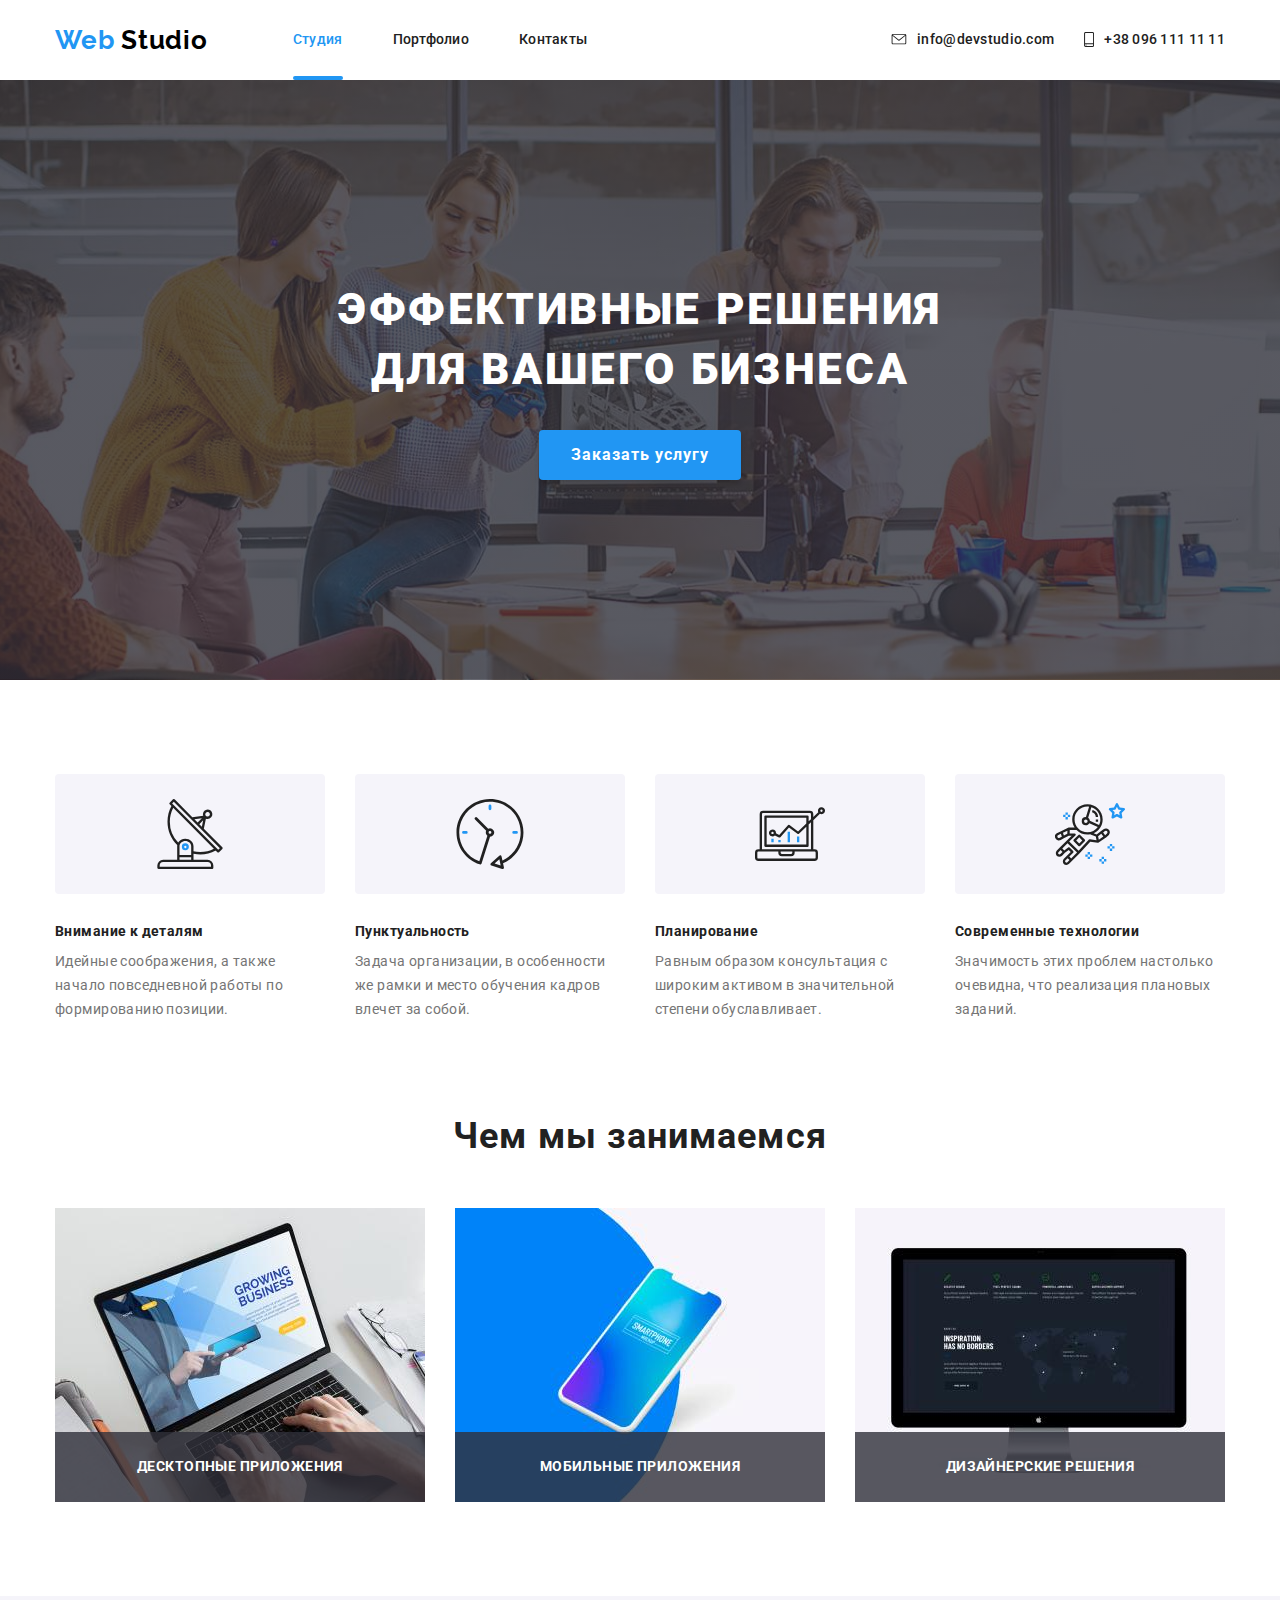
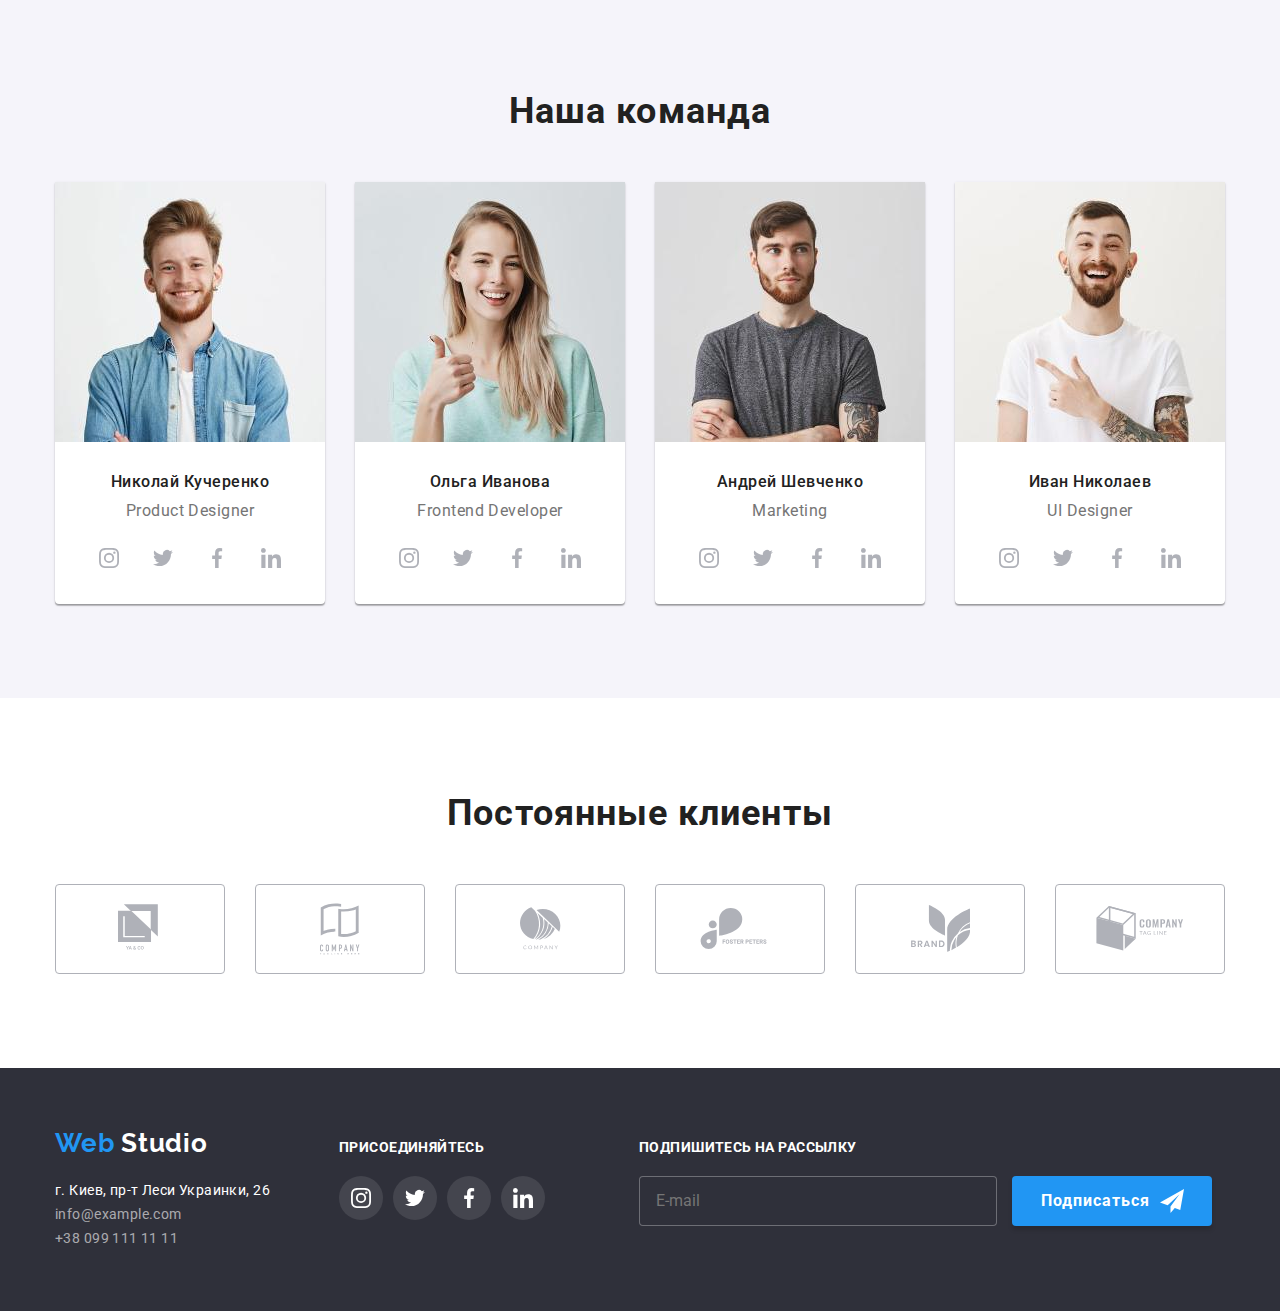
<file: index.html>
<!DOCTYPE html>
<html lang="ru">

  <head>
      <meta charset="UTF-8" />
      <meta name="viewport" content="width=device-width, initial-scale=1.0" />
      <title>Веб Студия</title>
      <link href="https://fonts.googleapis.com/css2?family=Roboto:wght@400;500;700;900&display=swap" rel="stylesheet">
      <link rel="stylesheet" href="./css/normalize.css">
      <link rel="stylesheet" href="./css/styles.css">
 </head>

    <body>
    <!-- шапка сайта -->
       <header class="header">
        <div class="container">
          <nav class="navigation">
            <a class="logo-link link" href="./index.html">Web <span class="studio-black">Studio</span></a>
            <ul class="novigation-list list">
              <li class="novigation-list-item"><a class="novigation-list-link active link" href="./index.html">Студия</a></li>
              <li class="novigation-list-item"><a class="novigation-list-link link" href="./portfolio.html">Портфолио</a></li>
              <li class="novigation-list-item"><a class="novigation-list-link link" href="">Контакты</a></li>
            </ul>
          </nav>
          
          <address class="header-address">
            <ul class="header-address-list list">
              <li class="header-address-list-item"><a class="header-address-list-link link"
                  href="mailto:info@devstudio.com">
                  <svg class="header-address-list-link-svg">
                    <use href="./images/sprite.svg#mail">
                    </use>
                  </svg>
                  info@devstudio.com</a></li>
              <li class="header-address-list-item"><a class="header-address-list-link link" href="tel:+380961111111">
                <svg class="header-address-list-link-svg tel">
                  <use href="./images/sprite.svg#tel">
                  </use>
                </svg>
                +38 096 111 11 11</a></li>
            </ul>
          </address>
        </div>
      
      </header>
    <main>
      <!-- секция герой -->
        <section class="hero section">
          <h1 class="hero-title">Эффективные решения <br>для вашего бизнеса</h1>
          <button data-modal-open class="hero-btn btn">Заказать услугу</button>
        </section>
      <!-- о нас -->
        <section class="about-us section">
          <div class="container">
            <h2 class="title" hidden>о нас</h2>
            
            <ul class="about-us-list list">
              <li class="about-us-list-item">
                <div class="about-us-list-item-blok">
                  <svg class="about-us-list-item-svg">
                    <use href="./images/sprite.svg#antenna">
                    </use>
                  </svg>
                </div>
                <h3 class="about-us-title">Внимание к деталям</h3>
                <p class="about-us-text">Идейные соображения, а также начало повседневной работы по формированию позиции.</p>
              </li>
            
              <li class="about-us-list-item">
                <div class="about-us-list-item-blok">
                  <svg class="about-us-list-item-svg">
                    <use href="./images/sprite.svg#clock">
                    </use>
                  </svg>
                </div>
                <h3 class="about-us-title">Пунктуальность</h3>
                <p class="about-us-text">Задача организации, в особенности же рамки и место обучения кадров влечет за собой.</p>
              </li>
            
              <li class="about-us-list-item">
                <div class="about-us-list-item-blok">
                  <svg class="about-us-list-item-svg">
                    <use href="./images/sprite.svg#diagram">
                    </use>
                  </svg>
                </div>
                <h3 class="about-us-title">Планирование</h3>
                <p class="about-us-text">Равным образом консультация с широким активом в значительной степени обуславливает.</p>
              </li>
            
              <li class="about-us-list-item">
                <div class="about-us-list-item-blok">
                  <svg class="about-us-list-item-svg">
                    <use href="./images/sprite.svg#astronaut">
                    </use>
                  </svg>
                </div>
                <h3 class="about-us-title">Современные технологии</h3>
                <p class="about-us-text">Значимость этих проблем настолько очевидна, что реализация плановых заданий.</p>
              </li>
            </ul>
          </div>
        </section>
      <!-- чем мы занимаемся -->
        <section class="our-work section">
          <div class="container">
            <h2 class="our-work-title title">Чем мы занимаемся</h2>
            <ul class="our-work-list list">
              <li class="our-work-list-item"><img src="./images/notebook.jpg" alt="человек работает на ноутбуке" width="370" height="294">
                <p class="our-work-text">Десктопные приложения</p>
              </li>
              <li class="our-work-list-item"><img src="./images/smartfon.jpg" alt="смартфон" width="370" height="294">
                <p class="our-work-text">Мобильные приложения</p>
              </li>
              <li class="our-work-list-item"><img src="./images/monitor.jpg" alt="монитор" width="370" height="294">
                <p class="our-work-text">Дизайнерские решения</p>
              </li>
            </ul>
            </div>
            </section>

                <!-- Наша команда -->
      <section class="team section team-section">
        <div class="container">
          <h2 class="team-title title">Наша команда</h2>
          <ul class="team-list list">
            <li class="team-list-item"><img class="img" src="./images/team-1.jpg" alt="Улыбающийся мужчина" width="270" height="260">
              <h3 class="team-title-item">Николай Кучеренко</h3>
              <p class="team-text">Product Designer</p>
              <ul class="social-list-link">
                <li class="social-list-item">
                  <a class="social-list-item-link link" href="" aria-label="иконка инстаграма">
                  <svg class="social-list-item-svg">
                    <use href="./images/sprite.svg#instagram">
                    </use>
                  </svg>
                  </a>
                </li>
                <li class="social-list-item">
                  <a class="social-list-item-link link" href="" aria-label="иконка твитера">
                  <svg class="social-list-item-svg">
                    <use href="./images/sprite.svg#twitter">
                    </use>
                  </svg>
                  </a>
                </li>
                <li class="social-list-item">
                  <a class="social-list-item-link link" href="" aria-label="иконка фейсбука">
                  <svg class="social-list-item-svg">
                    <use href="./images/sprite.svg#facebook">
                    </use>
                  </svg>
                  </a>
                </li>
                <li class="social-list-item">
                  <a class="social-list-item-link link" href="" aria-label="иконка ликедина">
                  <svg class="social-list-item-svg">
                    <use href="./images/sprite.svg#linkedin">
                    </use>
                  </svg>
                  </a>
                </li>
              </ul>
            </li>
          
            <li class="team-list-item"><img class="img" src="./images/team-2.jpg" alt="Улыбающаяся девушка" width="270" height="260">
              <h3 class="team-title-item">Ольга Иванова</h3>
              <p class="team-text">Frontend Developer</p>
              <ul class="social-list-link">
                <li class="social-list-item">
                  <a class="social-list-item-link link" href="" aria-label="иконка инстаграма">
                    <svg class="social-list-item-svg">
                      <use href="./images/sprite.svg#instagram">
                      </use>
                    </svg>
                  </a>
                </li>
                <li class="social-list-item">
                  <a class="social-list-item-link link" href="" aria-label="иконка твитера">
                    <svg class="social-list-item-svg">
                      <use href="./images/sprite.svg#twitter">
                      </use>
                    </svg>
                  </a>
                </li>
                <li class="social-list-item">
                  <a class="social-list-item-link link" href="" aria-label="иконка фейсбука">
                    <svg class="social-list-item-svg">
                      <use href="./images/sprite.svg#facebook">
                      </use>
                    </svg>
                  </a>
                </li>
                <li class="social-list-item">
                  <a class="social-list-item-link link" href="" aria-label="иконка ликедина">
                    <svg class="social-list-item-svg">
                      <use href="./images/sprite.svg#linkedin">
                      </use>
                    </svg>
                  </a>
                </li>
              </ul>
            </li>
          
            <li class="team-list-item"><img class="img" src="./images/team-3.jpg" alt="Парень с хитрым взглядом" width="270" height="260">
              <h3 class="team-title-item">Андрей Шевченко</h3>
              <p class="team-text">Marketing</p>
              <ul class="social-list-link">
                <li class="social-list-item">
                  <a class="social-list-item-link link" href="" aria-label="иконка инстаграма">
                    <svg class="social-list-item-svg">
                      <use href="./images/sprite.svg#instagram">
                      </use>
                    </svg>
                  </a>
                </li>
                <li class="social-list-item">
                  <a class="social-list-item-link link" href="" aria-label="иконка твитера">
                    <svg class="social-list-item-svg">
                      <use href="./images/sprite.svg#twitter">
                      </use>
                    </svg>
                  </a>
                </li>
                <li class="social-list-item">
                  <a class="social-list-item-link link" href="" aria-label="иконка фейсбука">
                    <svg class="social-list-item-svg">
                      <use href="./images/sprite.svg#facebook">
                      </use>
                    </svg>
                  </a>
                </li>
                <li class="social-list-item">
                  <a class="social-list-item-link link" href="" aria-label="иконка ликедина">
                    <svg class="social-list-item-svg">
                      <use href="./images/sprite.svg#linkedin">
                      </use>
                    </svg>
                  </a>
                </li>
              </ul>
            </li>
          
            <li class="team-list-item"><img class="img" src="./images/team-4.jpg" alt="смеющийся парень" width="270" height="260">
              <h3 class="team-title-item">Иван Николаев</h3>
              <p class="team-text">UI Designer</p>
              <ul class="social-list-link">
                <li class="social-list-item">
                  <a class="social-list-item-link link" href="" aria-label="иконка инстаграма">
                    <svg class="social-list-item-svg">
                      <use href="./images/sprite.svg#instagram">
                      </use>
                    </svg>
                  </a>
                </li>
                <li class="social-list-item">
                  <a class="social-list-item-link link" href="" aria-label="иконка твитера">
                    <svg class="social-list-item-svg">
                      <use href="./images/sprite.svg#twitter">
                      </use>
                    </svg>
                  </a>
                </li>
                <li class="social-list-item">
                  <a class="social-list-item-link link" href="" aria-label="иконка фейсбука">
                    <svg class="social-list-item-svg">
                      <use href="./images/sprite.svg#facebook">
                      </use>
                    </svg>
                  </a>
                </li>
                <li class="social-list-item">
                  <a class="social-list-item-link link" href="" aria-label="иконка ликедина">
                    <svg class="social-list-item-svg">
                      <use href="./images/sprite.svg#linkedin">
                      </use>
                    </svg>
                  </a>
                </li>
              </ul>
            </li>
          
          </ul>
        </div>
      </section>
      <!-- Постоянные клиенты -->
      <section class="section-clients section">
        <div class="container">
          <h2 class="clients-title title">Постоянные клиенты</h2>
          <ul class="clients-list list">
            <li class="clients-list-item">
              <a class="clients-list-item-link link" href="" aria-label="ссылка на клиент 1">
                <svg class="clients-list-item-svg" width="44" height="49">
                  <use href="./images/sprite.svg#logo-1">
                  </use>
                </svg>
              </a>
            </li>
            <li class="clients-list-item">
              <a class="clients-list-item-link link" href="" aria-label="ссылка на клиент 2">
                <svg class="clients-list-item-svg" width="40" height="52">
                  <use href="./images/sprite.svg#logo-2">
                  </use>
                </svg>
              </a>
            </li>
            <li class="clients-list-item">
              <a class="clients-list-item-link link" href="" aria-label="ссылка на клиент 3">
                <svg class="clients-list-item-svg" width="41" height="43">
                  <use href="./images/sprite.svg#logo-3">
                  </use>
                </svg>
              </a>
            </li>
            <li class="clients-list-item">
              <a class="clients-list-item-link link" href="" aria-label="ссылка на клиент 4">
                <svg class="clients-list-item-svg" width="80" height="42">
                  <use href="./images/sprite.svg#logo-4">
                  </use>
                </svg>
              </a>
            </li>
            <li class="clients-list-item">
              <a class="clients-list-item-link link" href="" aria-label="ссылка на клиент 5">
                <svg class="clients-list-item-svg" width="59" height="47">
                  <use href="./images/sprite.svg#logo-5">
                  </use>
                </svg>
              </a>
            </li>
            <li class="clients-list-item">
              <a class="clients-list-item-link link" href="" aria-label="ссылка на клиент 6">
                <svg class="clients-list-item-svg" width="88" height="45">
                  <use href="./images/sprite.svg#logo-6">
                  </use>
                </svg>
              </a>
            </li>
          </ul>
        </div>
      </section>

    </main>
    <!-- Подвал -->
    <footer class="footer">
      <div class="footer-container container">
        <div class="footer-block-address">
          <a class="logo-link link" href="./index.html">Web <span class="studio-white">Studio</span></a>
          <ul class="list">
            <li>
              <address class="footer-address address">
                г. Киев, пр-т Леси Украинки, 26
              </address>
            </li>
            <li>
              <address class="address">
                <a class="footer-address-list-link link" href="mailto:info@example.com">info@example.com</a>
              </address>
            </li>
            <li>
              <address class="address">
                <a class="footer-address-list-link link" href="tel:+380961111111">+38 099 111 11 11</a>
              </address>
            </li>
          </ul>
        </div>
        <div class="footer-block-join">
          <b class="footer-join">присоединяйтесь</b>
             <ul class="footer-social-list-link">
                <li class="social-list-item">
                  <a class="social-list-item-link link" href="" aria-label="иконка инстаграма">
                    <svg class="social-list-item-svg">
                      <use href="./images/sprite.svg#instagram">
                      </use>
                    </svg>
                  </a>
                </li>
                <li class="social-list-item">
                  <a class="social-list-item-link link" href="" aria-label="иконка твитера">
                    <svg class="social-list-item-svg">
                      <use href="./images/sprite.svg#twitter">
                      </use>
                    </svg>
                  </a>
                </li>
                <li class="social-list-item">
                  <a class="social-list-item-link link" href="" aria-label="иконка фейсбука">
                    <svg class="social-list-item-svg">
                      <use href="./images/sprite.svg#facebook">
                      </use>
                    </svg>
                  </a>
                </li>
                <li class="social-list-item">
                  <a class="social-list-item-link link" href="" aria-label="иконка ликедина">
                    <svg class="social-list-item-svg">
                      <use href="./images/sprite.svg#linkedin">
                      </use>
                    </svg>
                  </a>
                </li>
              </ul>
        </div>
        <!-- Форма -->
        <div class="footer-block-forma">
          <b class="footer-forma">Подпишитесь на рассылку
          </b>
          
          <form action="#" class="footer-forma-btn">
            <label for="email"></label>
              <input type="email" name="email" id="email" class="form-email" placeholder="E-mail"/>
              <button class="footer-btn btn"> Подписаться
                <svg class="footer-send">
                  <use href="./images/sprite.svg#icon-send">
                  </use>
                </svg>
              </button>
          </form>
      </div>
      </div>
    </footer>
    <!-- Модальное окно -->
    <div data-modal class="backdrop is-hidden">
      <form action="#" class="modal-form">
        <button data-modal-close class="madal-close-btn" type="button">
          <svg class="madal-close-btn-svg">
            <use href="./images/sprite.svg#close">
            </use>
          </svg>
        </button>
        <h2 class="title modal-form-title">Оставьте свои данные, мы вам перезвоним</h2>
        <div class="modal-form-input-wrapper">
          <input type="text" name="user-mame" id="user-modal-name" class="modal-form-input" placeholder=" " required>
          <label class="modal-form-label" for="user-modal-name">Имя</label>
          <svg class="modal-form-input-svg">
            <use href="./images/sprite.svg#person">
            </use>
          </svg>
        </div>
        <div class="modal-form-input-wrapper">
          <input type="tel" name="user-tel" id="user-modal-tel" class="modal-form-input" placeholder=" " required>
          <label class="modal-form-label" for="user-modal-tel">Телефон</label>
          <svg class="modal-form-input-svg">
            <use href="./images/sprite.svg#phone">
            </use>
          </svg>
        </div>
        <div class="modal-form-input-wrapper">
          <input type="email" name="user-email" id="user-modal-email" class="modal-form-input" placeholder=" " required>
          <label class="modal-form-label" for="user-modal-email">Почта</label>
          <svg class="modal-form-input-svg">
            <use href="./images/sprite.svg#email">
            </use>
          </svg>
        </div>
        <textarea name="user-message" class="modal-form-message" placeholder="Комментарий"></textarea>
        <label class="madal-form-option-label">
        <input class="modal-form-checkbox" type="checkbox" name="policy" value="accept-policy">
        <span class="modal-form-custom-checkbox">
          <svg class="modal-form-custom-checkbox-svg">
            <use href="./images/sprite.svg#check">
            </use>
          </svg>
        </span>
        <span class="modal-form-option-span">Соглашаюсь с рассылкой и принимаю <a class="modarn-form-policy-link" href="#">Условия договора</a></span>
        </label>
        <button type="submit" class="madal-btn btn">Отправить</button>
      </form>
    </div>
    <script src="./js/modal.js"></script>
  </body>
</html>
</file>
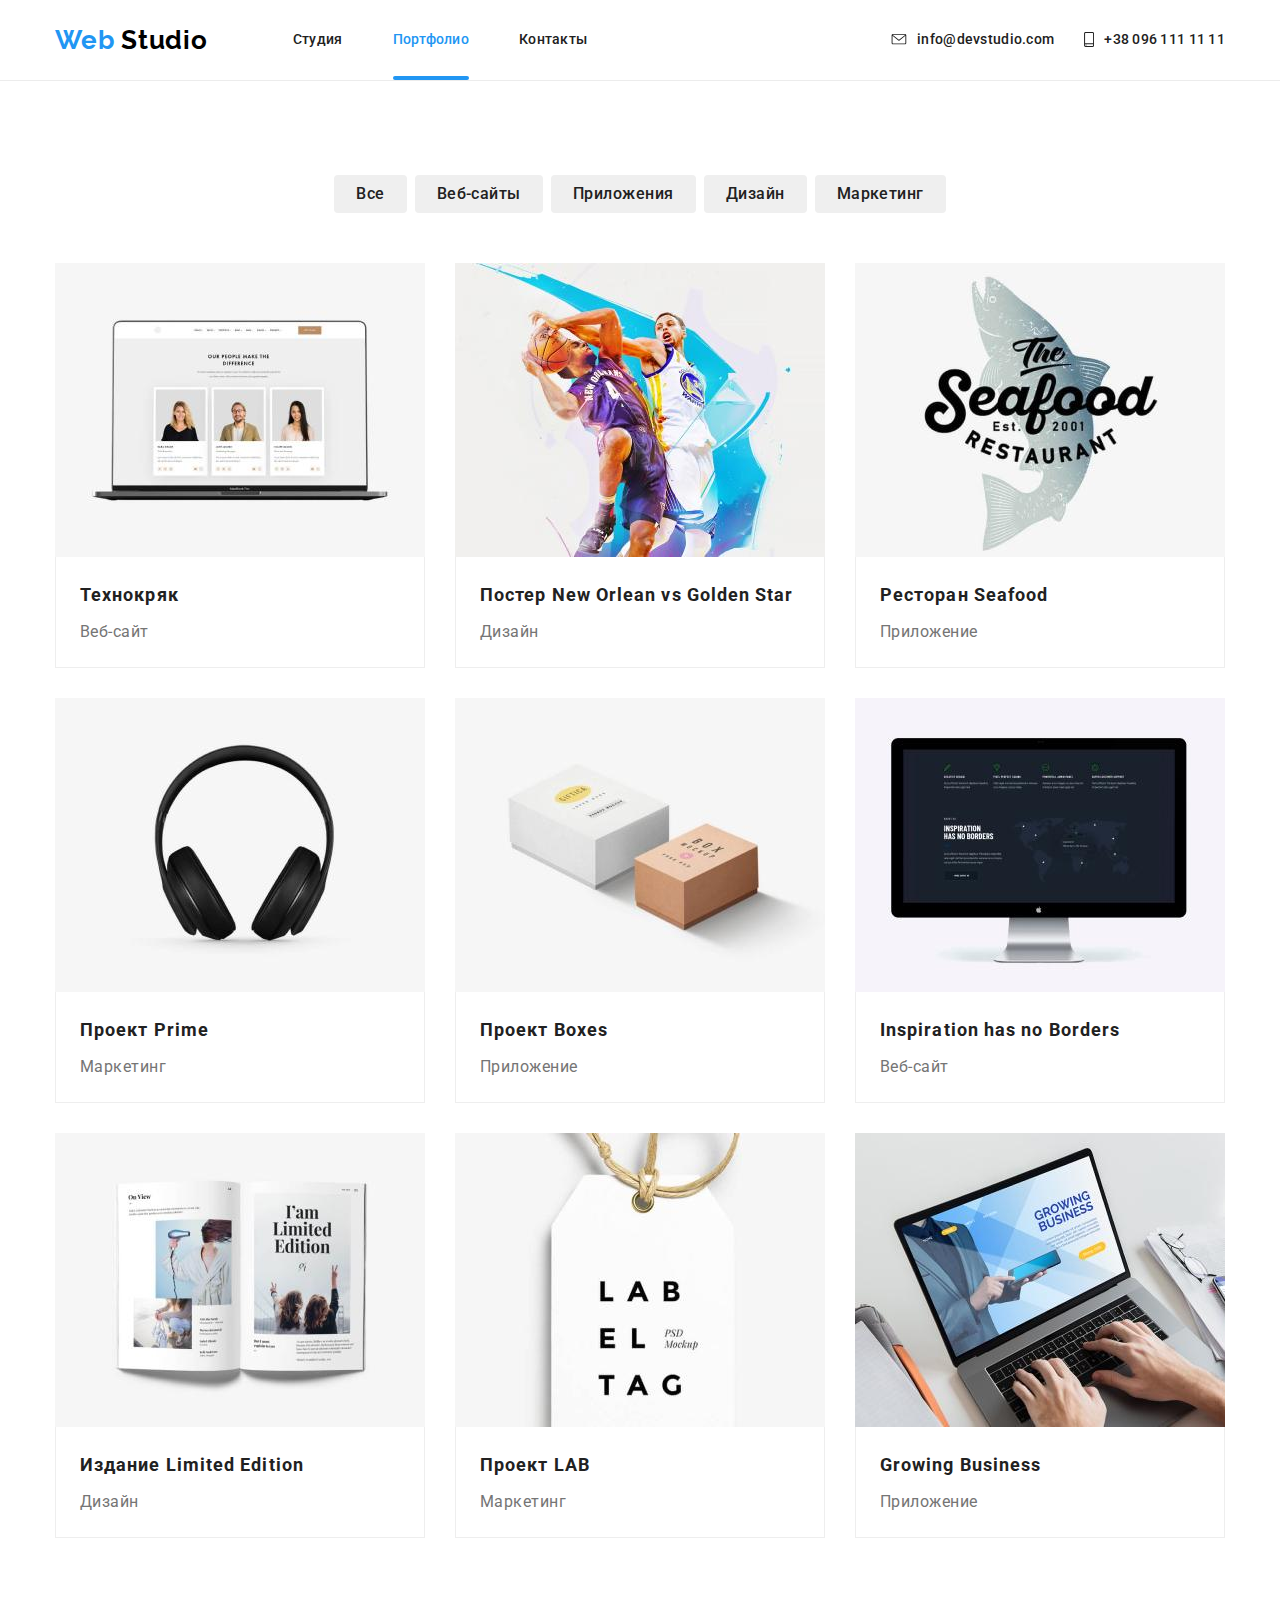
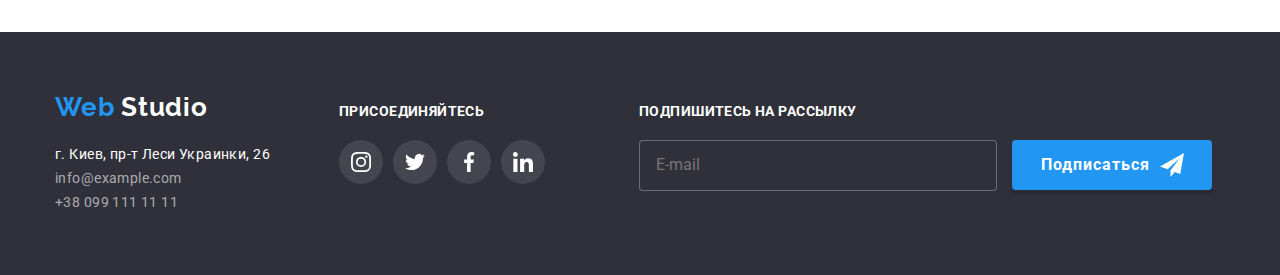
<file: portfolio.html>
<!DOCTYPE html>
<html lang="ru">
    <head>
        <meta charset="UTF-8">
        <meta name="viewport" content="width=device-width, initial-scale=1.0">
        <title>portfolio</title>
            <link href="https://fonts.googleapis.com/css2?family=Raleway:wght@700&family=Roboto:wght@400;500;700;900&display=swap"
        rel="stylesheet">
        <link rel="stylesheet" href="./css/normalize.css">
        <link rel="stylesheet" href="./css/styles.css">
    </head>
    <body>
        <!-- шапка сайта -->
        <header class="header portfolio">
            <div class="container">
                <nav class="navigation">
                    <a class="logo-link link" href="./index.html">Web <span class="studio-black">Studio</span></a>
                    <ul class="novigation-list list">
                        <li class="novigation-list-item"><a class="novigation-list-link studio link"
                                href="./index.html">Студия</a></li>
                        <li class="novigation-list-item"><a class="novigation-list-link portfolio active link"
                                href="./portfolio.html">Портфолио</a></li>
                        <li class="novigation-list-item"><a class="novigation-list-link contacts link" href="">Контакты</a></li>
                    </ul>
                </nav>
        
                <address class="header-address">
                    <ul class="header-address-list list">
                        <li class="header-address-list-item"><a class="header-address-list-link link"
                                href="mailto:info@devstudio.com">
                                <svg class="header-address-list-link-svg">
                                    <use href="./images/sprite.svg#mail">
                                    </use>
                                </svg>
                                info@devstudio.com</a></li>
                        <li class="header-address-list-item"><a class="header-address-list-link link" href="tel:+380961111111">
                                <svg class="header-address-list-link-svg tel">
                                    <use href="./images/sprite.svg#tel">
                                    </use>
                                </svg>
                                +38 096 111 11 11</a></li>
                    </ul>
                </address>
            </div>
        
        </header>
        <main>
                    <!-- фильтр -->
                    <section class="filter">
                        <div class="container">
                            <h1 hidden>Наши работы</h1>
                            <ul class="filter-list list">
                                <li class="filter-list-item"><button class="filter-btn">
                                        Все
                                    </button></li>
                                <li class="filter-list-item"><button class="filter-btn">
                                        Веб-сайты
                                    </button></li>
                                <li class="filter-list-item"><button class="filter-btn">
                                        Приложения
                                    </button></li>
                                <li class="filter-list-item"><button class="filter-btn">
                                        Дизайн
                                    </button></li>
                                <li class="filter-list-item"><button class="filter-btn">
                                        Маркетинг
                                    </button></li>
                            </ul>
                        </div>
                    </section>
                    <section class="section development">
                        <div class="container">
                            <ul class="development-list list">
                                <li class="development-list-item">
                                    <a class="development-list-link link" href="">
                                        <div class="development-list-img-block">
                                            <img class="development-list-img" src="./images/portfolio/project-1.jpg" alt="">
                                            <div class="overlay">
                                            <p class="description-text">
                                                Технокряк это современная площадка распространения коронавируса. Компании используют эту платформу для
                                                цифрового
                                                шпионажа и атак на защищённые сервера конкурентов.
                                            </p>
                                            </div>
                                        </div>
                                        <div class="project-block">
                                            <h2 class="project">Технокряк</h2>
                                            <p class="description">
                                                Веб-сайт
                                            </p>
                                        </div>
                                    </a>
                                </li>
                                <li class="development-list-item">
                                    <a class="development-list-link link" href="">
                                        <div class="development-list-img-block">
                                            <img class="development-list-img" src="./images/portfolio/project-2.jpg" alt="">
                                            <div class="overlay">
                                                <p class="description-text">
                                                    Основные изменения в новой версии программы: исправлены старые баги, добавлены новые.
                                                </p>
                                            </div>
                                        </div>
                                        <div class="project-block">
                                            <h2 class="project">Постер New Orlean vs Golden Star</h2>
                                            <p class="description">
                                                Дизайн
                                            </p>
                                        </div>
                                    </a>
                                </li>
                                <li class="development-list-item">
                                    <a class="development-list-link link" href="">
                                        <div class="development-list-img-block">
                                            <img class="development-list-img" src="./images/portfolio/project-3.jpg" alt="">
                                            <div class="overlay">
                                                <p class="description-text">
                                                    Существует два вида языков программирования: одни – все ругают, другими не пользуются.
                                                </p>
                                            </div>
                                        </div>
                                        <div class="project-block">
                                            <h2 class="project">Ресторан Seafood</h2>
                                            <p class="description">
                                                Приложение
                                            </p>
                                        </div>
                                    </a>
                                </li>
                                <li class="development-list-item">
                                    <a class="development-list-link link" href="">
                                        <div class="development-list-img-block">
                                            <img class="development-list-img" src="./images/portfolio/project-4.jpg" alt="">
                                            <div class="overlay">
                                                <p class="description-text">
                                                    Особенности разработки любого программного продукта: катастрофически не хватает времени на то, чтобы избавиться от
                                                    багов, зато времени на то, чтобы сделать их еще больше, всегда хватает.
                                                </p>
                                            </div>
                                        </div>
                                        <div class="project-block">
                                            <h2 class="project">Проект Prime</h2>
                                            <p class="description">
                                                Маркетинг
                                            </p>
                                        </div>
                                        
                                    </a>
                                </li>
                                <li class="development-list-item">
                                    <a class="development-list-link link" href="">
                                        <div class="development-list-img-block">
                                            <img class="development-list-img" src="./images/portfolio/project-5.jpg" alt="">
                                            <div class="overlay">
                                                <p class="description-text">
                                                    Программирование состоит на 10% из строгой науки, на 20% из смекалки и вдохновения, и на 70% из попыток совместить
                                                    первое со вторым.
                                                </p>
                                            </div>
                                        </div>
                                        <div class="project-block">
                                            <h2 class="project">Проект Boxes</h2>
                                            <p class="description">
                                                Приложение
                                            </p>
                                        </div>
                                    </a>
                                </li>
                                <li class="development-list-item">
                                    <a class="development-list-link link" href="">
                                        <div class="development-list-img-block">
                                            <img class="development-list-img" src="./images/portfolio/project-6.jpg" alt="">
                                            <div class="overlay">
                                                <p class="description-text">
                                                    Если вы посмотрите на код, который вы писали более полугода назад, то, скорей всего, вам покажется, что автор – кто-то
                                                    другой.
                                                </p>
                                            </div>
                                        </div>
                                        <div class="project-block">
                                            <h2 class="project">Inspiration has no Borders</h2>
                                            <p class="description">
                                                Веб-сайт
                                            </p>
                                        </div>
                                    </a>
                                </li>
                                <li class="development-list-item">
                                    <a class="development-list-link link" href="">
                                        <div class="development-list-img-block">
                                            <img class="development-list-img" src="./images/portfolio/project-7.jpg" alt="">
                                            <div class="overlay">
                                                <p class="description-text">
                                                    Никогда не пишите на пределе своих талантов! Помните: отладка – всегда в два раза сложнее написания кода. И если вы
                                                    напишете настолько умно, насколько способны, отладить его вы уже не сумеете.
                                                </p>
                                            </div>
                                        </div>
                                        <div class="project-block">
                                            <h2 class="project">Издание Limited Edition</h2>
                                            <p class="description">
                                                Дизайн
                                            </p>
                                        </div>
                                    </a>
                                </li>
                                <li class="development-list-item">
                                    <a class="development-list-link link" href="">
                                        <div class="development-list-img-block">
                                            <img class="development-list-img" src="./images/portfolio/project-8.jpg" alt="">
                                            <div class="overlay">
                                                <p class="description-text">
                                                    Задумайтесь, какое количество психических сил затрачено программистами на попытки понять фундаментальное различие между
                                                    программой и алгоритмом!
                                                </p>
                                            </div>
                                        </div>
                                        <div class="project-block">
                                            <h2 class="project">Проект LAB</h2>
                                            <p class="description">
                                                Маркетинг
                                            </p>
                                        </div>
                                    </a>
                                </li>
                                <li class="development-list-item">
                                    <a class="development-list-link link" href="">
                                        <div class="development-list-img-block">
                                            <img class="development-list-img" src="./images/portfolio/project-9.jpg" alt="">
                                            <div class="overlay">
                                                <p class="description-text">
                                                    "Приложение "Дверь" совершило недопустимую операцию и будет закрыто. Вы не можете открыть дверь, потому, что произошла
                                                    ошибка входа-выхода."
                                                </p>
                                            </div>
                                        </div>
                                        <div class="project-block">
                                            <h2 class="project">Growing Business</h2>
                                            <p class="description">
                                                Приложение
                                            </p>
                                        </div>
                                    </a>
                                </li>
                            </ul>
                        </div>
                    </section>

        </main>
                    <!-- Подвал -->
            <footer class="footer">
                <div class="footer-container container">
                    <div class="footer-block-address">
                        <a class="logo-link link" href="./index.html">Web <span class="studio-white">Studio</span></a>
                        <ul class="list">
                            <li>
                                <address class="footer-address address">
                                    г. Киев, пр-т Леси Украинки, 26
                                </address>
                            </li>
                            <li>
                                <address class="address">
                                    <a class="footer-address-list-link link" href="mailto:info@example.com">info@example.com</a>
                                </address>
                            </li>
                            <li>
                                <address class="address">
                                    <a class="footer-address-list-link link" href="tel:+380961111111">+38 099 111 11 11</a>
                                </address>
                            </li>
                        </ul>
                    </div>
                    <div class="footer-block-join">
                        <b class="footer-join">присоединяйтесь</b>
                        <ul class="footer-social-list-link">
                            <li class="social-list-item">
                                <a class="social-list-item-link link" href="" aria-label="иконка инстаграма">
                                    <svg class="social-list-item-svg">
                                        <use href="./images/sprite.svg#instagram">
                                        </use>
                                    </svg>
                                </a>
                            </li>
                            <li class="social-list-item">
                                <a class="social-list-item-link link" href="" aria-label="иконка твитера">
                                    <svg class="social-list-item-svg">
                                        <use href="./images/sprite.svg#twitter">
                                        </use>
                                    </svg>
                                </a>
                            </li>
                            <li class="social-list-item">
                                <a class="social-list-item-link link" href="" aria-label="иконка фейсбука">
                                    <svg class="social-list-item-svg">
                                        <use href="./images/sprite.svg#facebook">
                                        </use>
                                    </svg>
                                </a>
                            </li>
                            <li class="social-list-item">
                                <a class="social-list-item-link link" href="" aria-label="иконка ликедина">
                                    <svg class="social-list-item-svg">
                                        <use href="./images/sprite.svg#linkedin">
                                        </use>
                                    </svg>
                                </a>
                            </li>
                        </ul>
                    </div>
                    <!-- Форма -->
                    <div class="footer-block-forma">
                        <b class="footer-forma">Подпишитесь на рассылку
                        </b>
            
                        <form action="#" class="footer-forma-btn">
                            <label for="email"></label>
                            <input type="email" name="email" id="email" class="form-email" placeholder="E-mail" />
                            <button class="footer-btn btn"> Подписаться
                                <svg class="footer-send">
                                    <use href="./images/sprite.svg#icon-send">
                                    </use>
                                </svg>
                            </button>
                        </form>
                    </div>
                </div>
            </footer>
    </body>
</html>
</file>
<file: css/styles.css>
/* raleway-700 - latin */
@font-face {
  font-family: 'Raleway';
  font-style: normal;
  font-weight: 700;
  font-display: swap;
  src: local('Raleway Bold'), local('Raleway-Bold'),
       url('../fonts/raleway-v16-latin-700.woff2') format('woff2'), /* Chrome 26+, Opera 23+, Firefox 39+ */
       url('../fonts/raleway-v16-latin-700.woff') format('woff'); /* Chrome 6+, Firefox 3.6+, IE 9+, Safari 5.1+ */
}

:root {
    --main-font: 'Roboto', sans-serif;
    --title-color: #212121;
    --text-color: #757575;
    --accent-color: #2196F3;
    --footer-text: #ffffff;
    --timing-function: cubic-bezier(0.4, 0, 0.2, 1);
}

html {
    box-sizing: border-box;
    }

    *,
    *::before,
    *::after {
        box-sizing: inherit;
        margin: 0;
        padding: 0;
    }


body {
 background-color: #ffffff;
 font-family: var(--main-font);
 font-size: 14px;
 color: var(--text-color);
}

.address {
  font-style: normal;
}
.link {
    text-decoration: none;
    display: block;
}
.list {
    list-style: none;
    padding: 0px;
}
.container {
    width: 1200px;
    padding-left: 15px;
    padding-right: 15px;
    margin-left: auto;
    margin-right: auto;
}
.section {
    padding-bottom: 94px;
}
img {
    display: block;
}
/* Header */
.header .container {
    display: flex;
    align-items: center;
    justify-content: space-between;
}


.header-address {
    
}
.header-address-list {
    display: flex;
     }

    .header-address-list-item:not(:last-child) {
        margin-right: 30px;
            }

.navigation {
    display: flex;
    align-items: center;
    
    }
.logo-link {
    margin-right: 85px;
}
.novigation-list {
    display: flex;
    }

.novigation-list-item {
    }

.novigation-list-link {
    color: var(--title-color);
    padding-top: 32px;
    padding-bottom: 32px;
    transition: color 250ms var(--timing-function);
}

.novigation-list-link.active {
    padding-bottom: 0px;
}
.novigation-list-link.active::after {
    display: block;
    content: "";
    width: 100%;
    height: 4px;
    background-color: var(--accent-color);
    border-radius: 2px;
    margin-top: 28px;

}

.novigation-list-item:not(:last-child) {
    margin-right: 50px;
}

.header.portfolio {
    border-bottom: 1px solid #ECECEC;
}
.header .container {
    align-items: center;
}
.logo-link {
 font-family: 'Raleway', sans-serif;
 font-weight: 700;
 font-size: 26px;
 line-height: 1.19;
 letter-spacing: 0.03em;
  color: var(--accent-color);
 }
 .studio-black {
     color: #000000;
 }
 
 .header-address-list-link-svg {
     align-self: center;
     width: 16px;
     height: 11px;
     margin-right: 10px;
     fill: currentColor;
 }
 .header-address-list-link .tel {
     width: 10px;
     height: 15px;
     fill: currentColor;
 }
 .header-address-list-item {
     
 }
 .header-address-list-item:hover,
 .header-address-list-item:focus {
     color: var(--accent-color);
     /* fill: var(--accent-color); */
 }

.novigation-list-item,
.novigation-list-item,
.novigation-list-item,
.header-address-list-link {
 font-weight: 500;
 line-height: 1.14;
 letter-spacing: 0.02em;
 color: var(--title-color);
 transition: color 250ms var(--timing-function);
}
.novigation-list-link:hover,
.novigation-list-link:focus {
    color: var(--accent-color);
}
.novigation-list-item .active {
    color: var(--accent-color);
}

.header-address-list-link:hover,
.header-address-list-link:focus {
    color: var(--accent-color);
    }

.header-address-list-link {
    display: flex;
font-style: normal;
    /* padding-top: 32px; */
    /* padding-bottom: 32px; */
 }
 /* Hero */
 .hero {
    margin-left: auto;
    margin-right: auto;
     text-align: center;

     background-image: linear-gradient(
      rgba(47, 48, 58, 0.8), rgba(47, 48, 58, 0.8)),
    url("../images/hero/bg-hero.jpg");
       background-repeat: no-repeat;
     /* background-size: cover; */
     max-width: 1600px;
     background-position: 50% 50%;
     margin-bottom: 94px;
     padding-bottom: 200px;
         
 }
 .hero-title {
 margin: 0px;
 margin-bottom: 30px;
font-style: normal;
font-weight: 900;
font-size: 44px;
line-height: 1.36;
letter-spacing: 0.06em;
text-transform: uppercase;
padding-top: 200px;
color: #FFFFFF;
 }

 .btn {
   font-style: normal;
   font-weight: 700;  
   font-family: var(--main-font);
   font-size: 16px;
   line-height: 1.88;
   background-color: var(--accent-color);
   letter-spacing: 0.06em;
   padding-top: 10px;
   padding-bottom: 10px;
   color: #FFFFFF;
   border: none;
   border-radius: 4px;
   box-shadow: 0px 4px 4px rgba(0, 0, 0, 0.15);
 }
 .hero-btn {
 display: inline-block;
padding-right: 32px;
padding-left: 32px;
transition: background-color 250ms var(--timing-function);
 }
 .hero-btn:hover,
 .hero-btn:focus {
     background: #188CE8;
     box-shadow: 0px 4px 4px rgba(0, 0, 0, 0.15);
 }

 /* about-us */

.about-us {
}

.about-us .list {
    display: flex;

}
.about-us-title {
    margin-bottom: 10px;
}
.about-us-list-item-blok {
    display: flex;
    width: 270px;
    height: 120px;
    background-color: #F5F4FA;
    border-radius: 4px;
    margin-bottom: 30px;
}
.about-us-list-item-svg {
    /* display: inline-flex; */
    width: 70px;
    height: 70px;
    align-self: center;
    margin-left: auto;
    margin-right: auto;
    }
.about-us-list-item:not(:last-child){
    margin-right: 30px;
}



.title {
font-weight: 700;
font-size: 36px;
line-height: 1.17;
text-align: center;
letter-spacing: 0.03em;
color: var(--title-color);
}

.about-us-title {
font-weight: 700;
font-size: 14px;
line-height: 1.14;
letter-spacing: 0.03em;
color: var(--title-color);
}

.about-us-text {
font-weight: 400;
line-height: 1.71;
letter-spacing: 0.03em;
}

/* our-work */
.our-work {
}

.our-work-title {
    margin-bottom: 50px;
}
.our-work-list {
    display: flex;
}
.our-work-list-item {
    position: relative;
}
.our-work-list-item:not(:last-child){
    margin-right: 30px;
}

.our-work-text {
position: absolute;
width: 100%;
left: 0;
bottom: 0;
font-weight: 700;
font-size: 14px;
line-height: 1.14;
text-align: center;
letter-spacing: 0.03em;
text-transform: uppercase;
color: #FFFFFF;
padding-top: 27px;
padding-bottom: 27px;
background: rgba(47, 48, 58, 0.8);
}

/* team */

.team-list {
    display: flex;
    
}

.team-section {
    background-color: #F5F4FA;
}
.img {
    margin-bottom: 30px;
}
.team-list-item {
    background-color: #ffffff;
    border-radius: 0px 0px 4px 4px;
    box-shadow: 0px 2px 1px
     rgba(0, 0, 0, 0.2), 0px 1px 1px
     rgba(0, 0, 0, 0.14), 0px 1px 3px
     rgba(0, 0, 0, 0.12);
}
.team-list-item:not(:last-child) {
    margin-right: 30px;
}

.team-title {
    padding-top: 94px;
    margin-bottom: 50px;
}

.team-title-item {
font-weight: 500;
font-size: 16px;
line-height: 1.19;
text-align: center;
letter-spacing: 0.03em;
color: var(--title-color);
margin-bottom: 10px;
}
.team-text {
font-weight: normal;
font-size: 16px;
line-height: 1.19;
text-align: center;
letter-spacing: 0.03em;
color: var(--text-color); 
margin-bottom: 16px;
}
.social-list-link {
    display: flex;
    justify-content: center;
    padding-bottom: 24px;
    }
.social-list-item {
    display: flex;
    }
.social-list-item-link {
    display: flex;
    width: 44px;
    height: 44px;
    color: #AFB1B8;
    justify-content: center;
    align-items: center;
    border-radius: 50%;
    transition: background-color 250ms var(--timing-function),
    color 250ms var(--timing-function);
    }
.social-list-item-link:hover,
.social-list-item-link:focus {
    background-color: var(--accent-color);
    color: #ffffff;
}
.social-list-item:not(:last-child) {
    margin-right: 10px;
}
.social-list-item-svg {
    width: 20px;
    height: 20px;
    fill: currentColor;
}

/* regular customers */
.section-clients{
}
.clients-title {
    padding-top: 94px;
    margin-bottom: 50px;
}
.clients-list {
    display: flex;
    justify-content: space-between;
    
}
.clients-list-item {
}

.clients-list-item-link {
    display: flex;
    width: 170px;
    height: 90px;
    justify-content: center;
    align-items: center;
    color: #AFB1B8;
    border: 1px solid #AFB1B8;
    border-radius: 4px;
    transition: color 250ms var(--timing-function),
    border-color 250ms var(--timing-function);
}
.clients-list-item-svg {
    fill: currentColor;
}
/* .clients-list-item-svg:hover,
.clients-list-item-svg:focus {
} */
.clients-list-item-link:hover,
.clients-list-item-link:focus {
color: var(--accent-color);
border-color: var(--accent-color);
}
    


/* footer */
.footer-container {
    display: flex;
    padding-top: 60px;
    padding-bottom: 60px;
    align-items: baseline;
}
.studio-white {
 color: #ffffff;
}
.footer-block-address .logo-link {
    margin-right: 0px;
    margin-bottom: 20px;
}

.footer {
    background: #2F303A;
}
.footer-block-address {
    /* display: flex; */
    margin-right: 69px;
    }

.footer-address {
font-weight: 400;
font-size: 14px;
line-height: 1.71;
letter-spacing: 0.03em;
color: var(--footer-text);
}
.footer-social-list-link {
    display: flex;
    justify-content: center;
}
.footer-social-list-link .social-list-item-link {
    background: rgba(255, 255, 255, 0.1);
}

.footer-social-list-link .social-list-item-svg {
    fill: #FFFFFF;
}
.footer-social-list-link .social-list-item-link:hover,
.footer-social-list-link .social-list-item-link:focus {
    background-color:  var(--accent-color);
}
.social-link-item:not(:last-child) {
    margin-right: 10px;
}

.footer-address-list-link {
font-weight: 400;
font-size: 14px;
line-height: 1.71;
letter-spacing: 0.03em;
color: rgba(255, 255, 255, 0.6);
transition: color 250ms var(--timing-function);
}
.footer-address-list-link:hover,
.footer-address-list-link:focus {
color: var(--accent-color);
}

.footer-block-join {
    margin-right: 94px;
}
.social-link-item {
}

.footer-join,
.footer-forma {
display: block;
font-weight: 700;
font-size: 14px;
line-height: 1.14;
letter-spacing: 0.03em;
text-transform: uppercase;
color: var(--footer-text);
margin-bottom: 20px;
}

.footer-forma-btn {
    
}
.form-email {
font-size: 16px;
color: rgba(255, 255, 255, 0.6);
    padding-top: 15px;
    padding-bottom: 15px;
    padding-left: 16px;
    /* height: 50px; */
    width: 358px;
    margin-right: 12px;
    background-color: #2F303A;
    border: 1px solid rgba(255, 255, 255, 0.3);
    border-radius: 4px;
}
.footer-btn {
display: inline-flex;
align-items: center;
text-align: center;
padding-right: 28px;
padding-left: 29px;
}
.footer-send {
    width: 24px;
    height: 24px;
    margin-left: 10px;
    fill: #FFFFFF;
}

/* portfolio */
.filter-list {
    display: flex;
    padding-top: 94px;
    margin-bottom: 50px;
    justify-content: center;
    }

  .filter-list-item {
}
.filter-list-item:not(:last-child) {
    margin-right: 8px;
}

.filter-btn {
font-weight: 500;
font-size: 16px;
line-height: 1.63;
letter-spacing: 0.03em;
padding-top: 6px;
padding-right: 22px;
padding-bottom: 6px;
padding-left: 22px;
border-radius: 4px;
border: none;
color: var(--title-color);
transition: color 250ms var(--timing-function),
background-color 250ms var(--timing-function);
}
.filter-btn:hover {
color: #ffffff;
background-color: var(--accent-color);
box-shadow: 0px 2px 2px rgba(0, 0, 0, 0.12), 0px 1px 2px rgba(0, 0, 0, 0.08), 0px 3px 1px rgba(0, 0, 0, 0.1);
}
.development-list {
    display: flex;
    flex-wrap: wrap;
}
.development-list-item {
}
.development-list-item:not(:nth-child(3n)) {
    margin-right: 30px;
}
.development-list-item:not(:nth-last-child(-n + 3)) {
    margin-bottom: 30px;
    
}
.development-list-link {
    width: 370px;
    /* border: 1px solid #EEEEEE; */
    
}
.development-list-link:hover,
.development-list-link:focus {
box-shadow: 1px 4px 6px rgba(0, 0, 0, 0.16), 0px 4px 4px rgba(0, 0, 0, 0.06), 0px 1px 1px rgba(0, 0, 0, 0.12);
}
.development-list-link:hover .overlay,
.development-list-link:focus .overlay {
    transform: translateY(-100%);
}

.development-list-img-block {
    position: relative;
    overflow: hidden;
/* margin-bottom: 20px; */
}
.development-list-img {
}
.project {
font-weight: 700;
font-size: 18px;
line-height: 2;
letter-spacing: 0.06em;
color: var(--title-color);
margin-bottom: 4px;
margin-left: 24px;
}

.description {
  font-weight: 400;
  font-size: 16px;
  line-height: 1.88;
  letter-spacing: 0.03em;
  color: var(--text-color);
  margin-bottom: 20px;
  margin-left: 24px;
}
.project-block {
    border: 1px solid #EEEEEE;
    border-top: none;
    padding-top: 20px;
}
.overlay {
    display: flex;
    position: absolute;
    left: 0;
    top: 100%;
    width: 100%;
    height: 100%;
    background: rgba(33, 150, 243, 0.9);
    transition: transform 250ms var(--timing-function);
}


.description-text {
display: flex;
font-weight: 400;
font-size: 18px;
line-height: 1.56;
letter-spacing: 0.03em;
color: #FFFFFF;
padding-left: 24px;
padding-right: 24px;
align-items: center;
}
/* Модальное окно */
.backdrop {
    position: fixed;
    left: 0;
    top: 0;
    width: 100%;
    height: 100%;
    background: rgba(0, 0, 0, 0.2);
}
.modal-form {
    display: flex;
    flex-direction: column;
    position: absolute;
    top: 50%;
    left: 50%;
    transform: translate(-50%, -50%);
    width: 528px;
    /* height: 580px; */
    border-radius: 4px;
    padding: 40px;
    background-color: #FFFFFF;

}
.modal-form-input-wrapper {
    position: relative;
    margin-bottom: 28px;
}
.modal-form-title {
    font-size: 20px;
    line-height: 1.15;
    margin-bottom: 30px;
}
.modal-form-input {
    height: 40px;
    padding-left: 42px;
}
.modal-form-input-svg {
    position: absolute;
    top: 50%;
    left: 16px;
    transform: translateY(-50%);
    width: 18px;
    height: 18px;
}
.modal-form-message {
    height: 120px;
    padding-top: 12px;
    padding-right: 16px;
    padding-bottom: 12px;
    padding-left: 16px;
    margin-bottom: 20px;
    resize: none;
}
.modal-form-input,
.modal-form-message {
    /* display: block; */
    width: 100%;
    line-height: 1.14;
    border: 1px solid rgba(33, 33, 33, 0.2);
    border-radius: 4px;
    transition: border-color 250ms var(--timing-function);
}
.modal-form-message:focus::placeholder {
    color: var(--accent-color);
}
.modal-form-input:focus,
.modal-form-message:focus,
.modal-form-input:not(:placeholder-shown),
.modal-form-message:not(:placeholder-shown) {
    outline: none;
    border-color: var(--accent-color);
}
.modal-form-label {
    position: absolute;
    top: 50%;
    left: 42px;
    transform: translateY(-50%);
    transition: transform 250ms var(--timing-function);
}
.modal-form-input:focus + .modal-form-label,
.modal-form-input:not(:placeholder-shown) + .modal-form-label {
    font-size: 12px;
    line-height: 1.17;
    transform: translate(-26px, -38px);
    color: var(--accent-color);
    }
.modal-form-input:focus ~ .modal-form-input-svg{
    fill: var(--accent-color);
}
    .modarn-form-policy-link {
        text-decoration-line: underline;
    }
    .modal-form-option-span {
        line-height: 1.71;
    }
    .madal-form-option-label {
        display: flex;
        align-items: center;
        margin-bottom: 30px;
    }
    .modarn-form-policy-link {
        color: var(--accent-color);
    }
    .modal-form-checkbox {
        position: absolute;
        width: 1px;
        height: 1px;
        margin: -1px;
        border: 0;
         padding: 0;
        clip: rect(0 0 0 0);
        overflow: hidden;
    }

    .modal-form-custom-checkbox {
        position: relative;
        display: inline-block;
        width: 16px;
        height: 15px;
        margin-right: 7px;
        border: 2px solid var(--title-color);
        border-radius: 2px;
    }
    
    .modal-form-custom-checkbox-svg {
        position: absolute;
        top: 50%;
        left: 50%;
        transform: translate(-50%, -50%);
        width: 16px;
        height: 15px;
    }
    .modal-form-checkbox:checked + .modal-form-custom-checkbox {
        background-color: var(--accent-color);
        border: none;
    }
     .madal-btn {
        display: block;
        margin-left: auto;
        margin-right: auto;
        padding-right: 55px;
        padding-left: 56px;
        transition: background-color 250ms var(--timing-function);

    }

    .madal-btn:hover,
    .madal-btn:focus {
        background-color: #188CE8;
    }
    .is-hidden {
        opacity: 0;
        visibility: hidden;
        pointer-events: none;
    }

    .madal-close-btn {
        position: absolute;
        top: 8px;
        right: 8px;
        width: 30px;
        height: 30px;
        border-radius: 50%;
        background-color: transparent;
        border: 1px solid rgba(0, 0, 0, 0.1);
        cursor: pointer;
        transition: color 250ms var(--timing-function);
    }
    .madal-close-btn:hover,
    .madal-close-btn:focus {
        color: var(--accent-color);
    }
    .madal-close-btn-svg {
        position: absolute;
        width: 18px;
        height: 18px;
        top: 50%;
        left: 50%;
        transform: translate(-50%, -50%);
        fill: currentColor;
    }
</file>
